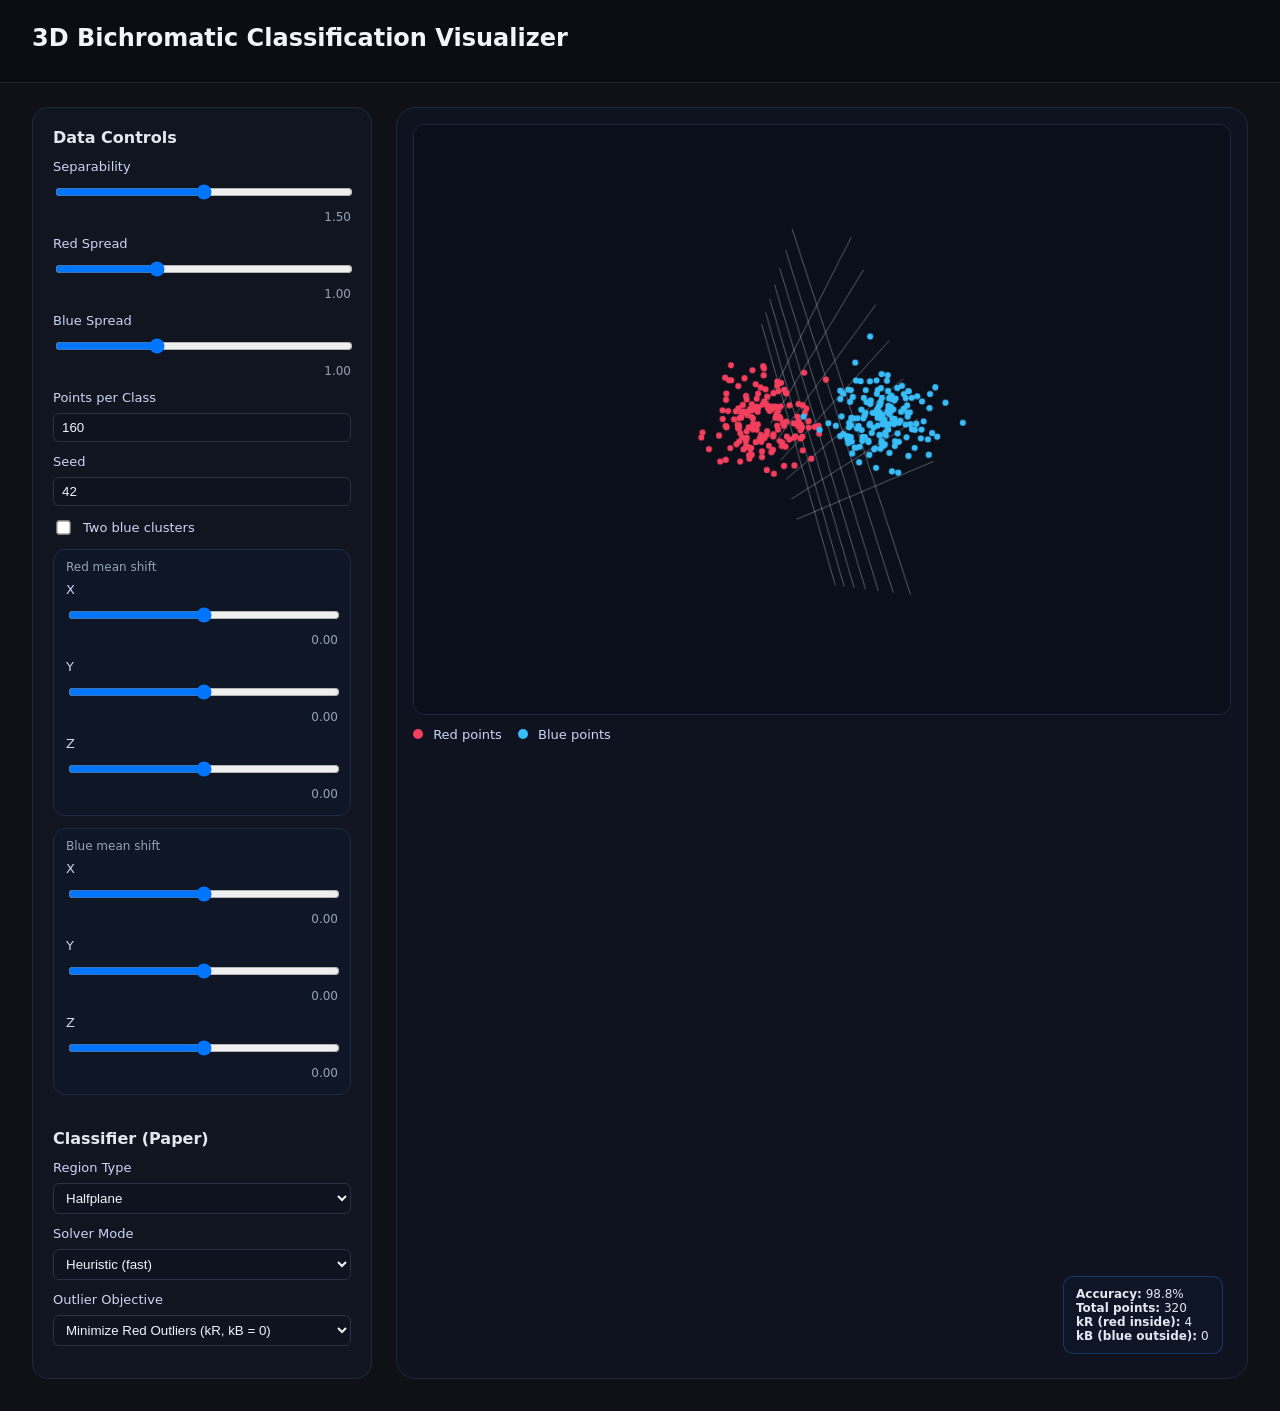
<file: index.html>
<!DOCTYPE html>
<html lang="en">
	<head>
		<meta charset="UTF-8" />
		<meta name="viewport" content="width=device-width, initial-scale=1.0" />
		<title>3D Bichromatic Classification Visualizer</title>
		<link rel="stylesheet" href="stylesheet.css" />
	</head>
	<body>
		<div class="app">
			<header class="app__header">
				<div>
					<h1>3D Bichromatic Classification Visualizer</h1>
				</div>
			</header>

			<main class="app__main">
				<aside class="panel">
					<section class="panel__section">
						<h2>Data Controls</h2>
						<label class="control">
							<span>Separability</span>
							<input id="separability" type="range" min="0" max="3" step="0.05" />
							<span id="separabilityValue" class="value">1.5</span>
						</label>
						<label class="control">
							<span>Red Spread</span>
							<input id="redSpread" type="range" min="0.4" max="2.2" step="0.05" />
							<span id="redSpreadValue" class="value">1.0</span>
						</label>
						<label class="control">
							<span>Blue Spread</span>
							<input id="blueSpread" type="range" min="0.4" max="2.2" step="0.05" />
							<span id="blueSpreadValue" class="value">1.0</span>
						</label>
						<label class="control">
							<span>Points per Class</span>
							<input id="pointsPerClass" type="number" min="30" max="400" step="10" />
						</label>
						<label class="control">
							<span>Seed</span>
							<input id="seed" type="number" min="1" max="9999" step="1" />
						</label>
						<label class="control control--checkbox">
							<input id="blueCluster" type="checkbox" />
							<span>Two blue clusters</span>
						</label>
						<label class="control" data-blue-cluster>
							<span>Cluster Offset</span>
							<input id="blueClusterOffset" type="range" min="0" max="3" step="0.05" />
							<span id="blueClusterOffsetValue" class="value">0.8</span>
						</label>
						<div class="control-group">
							<span class="control-group__title">Red mean shift</span>
							<label class="control">
								<span>X</span>
								<input id="redShiftX" type="range" min="-2" max="2" step="0.05" />
								<span id="redShiftXValue" class="value">0.00</span>
							</label>
							<label class="control">
								<span>Y</span>
								<input id="redShiftY" type="range" min="-2" max="2" step="0.05" />
								<span id="redShiftYValue" class="value">0.00</span>
							</label>
							<label class="control">
								<span>Z</span>
								<input id="redShiftZ" type="range" min="-2" max="2" step="0.05" />
								<span id="redShiftZValue" class="value">0.00</span>
							</label>
						</div>
						<div class="control-group">
							<span class="control-group__title">Blue mean shift</span>
							<label class="control">
								<span>X</span>
								<input id="blueShiftX" type="range" min="-2" max="2" step="0.05" />
								<span id="blueShiftXValue" class="value">0.00</span>
							</label>
							<label class="control">
								<span>Y</span>
								<input id="blueShiftY" type="range" min="-2" max="2" step="0.05" />
								<span id="blueShiftYValue" class="value">0.00</span>
							</label>
							<label class="control">
								<span>Z</span>
								<input id="blueShiftZ" type="range" min="-2" max="2" step="0.05" />
								<span id="blueShiftZValue" class="value">0.00</span>
							</label>
						</div>
					</section>

					<section class="panel__section">
						<h2>Classifier (Paper)</h2>
						<label class="control">
							<span>Region Type</span>
							<select id="classifierType">
								<option value="halfplane">Halfplane</option>
								<option value="slice">Slice (Parallel Planes)</option>
								<option value="wedge">Wedge</option>
								<option value="diwedge">Diwedge</option>
							</select>
						</label>
						<label class="control">
							<span>Solver Mode</span>
							<select id="solverMode">
								<option value="heuristic">Heuristic (fast)</option>
								<option value="exact">Exact</option>
							</select>
						</label>
						<label class="control">
							<span>Outlier Objective</span>
							<select id="outlierObjective">
								<option value="minRed">Minimize Red Outliers (kR, kB = 0)</option>
								<option value="minBlue">Minimize Blue Outliers (kB, kR = 0)</option>
								<option value="minTotal">Minimize Total Outliers (k)</option>
							</select>
						</label>
					</section>
				</aside>

				<section class="viz">
					<canvas id="plot" width="900" height="650"></canvas>
					<div class="viz__legend">
						<div><span class="dot dot--class0"></span> Red points</div>
						<div><span class="dot dot--class1"></span> Blue points</div>
					</div>
					<div id="metrics" class="viz__metrics"></div>
				</section>
			</main>
		</div>

		<script src="index.js"></script>
	</body>
</html>
</file>
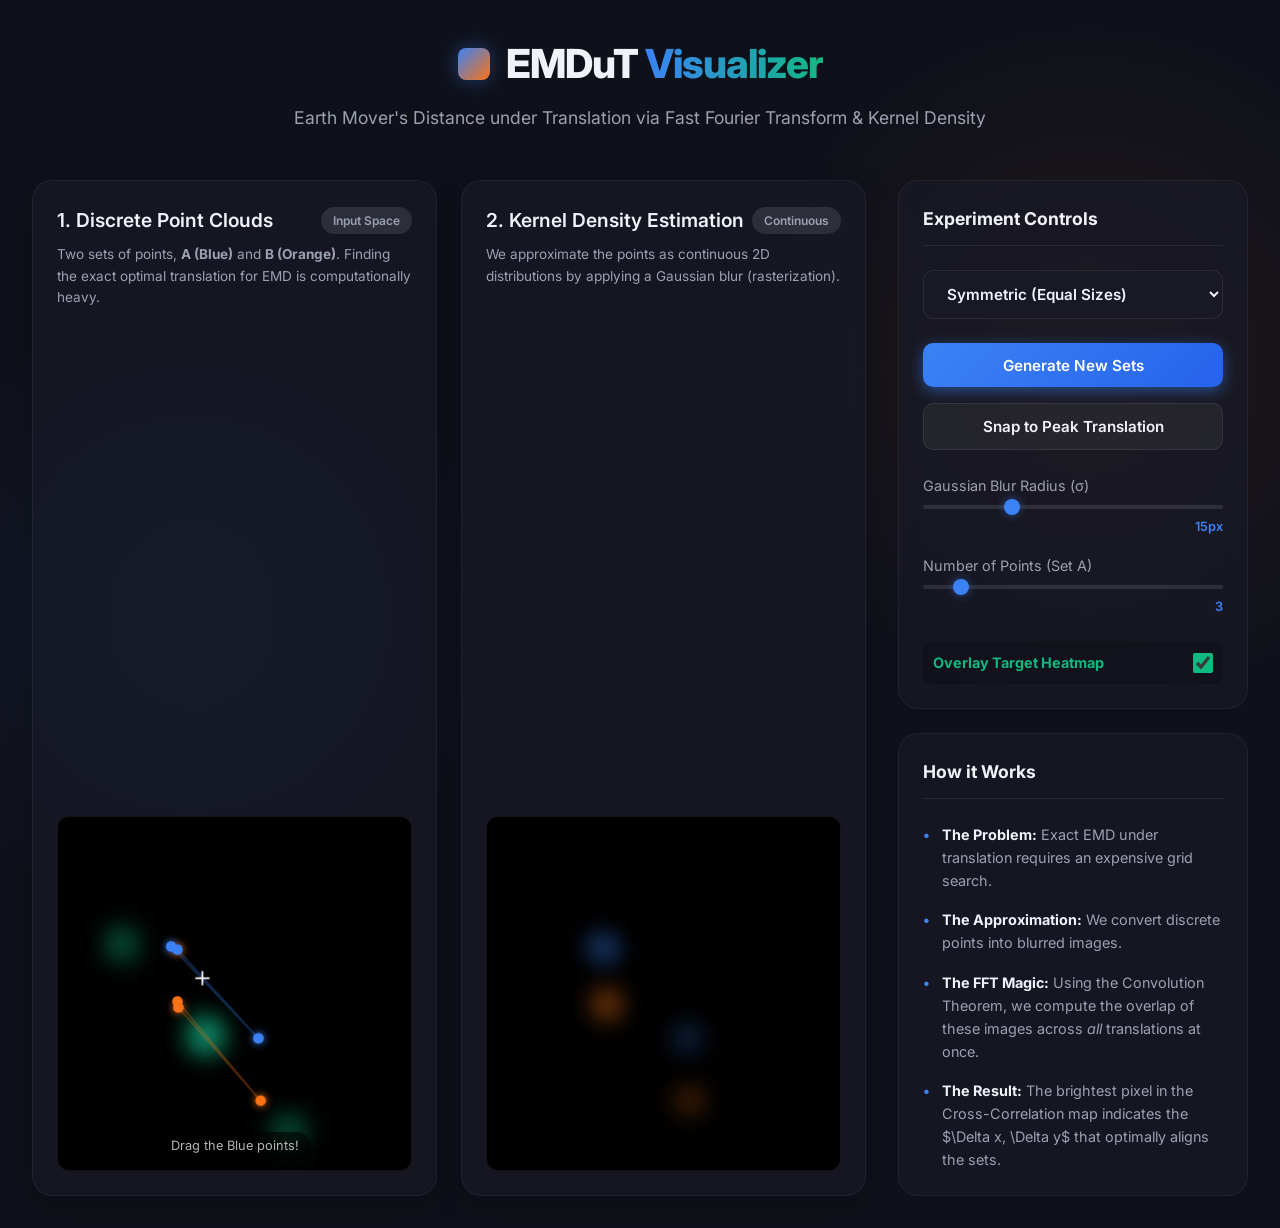
<file: emdut/index.html>
<!DOCTYPE html>
<html lang="en">
<head>
    <meta charset="UTF-8">
    <meta name="viewport" content="width=device-width, initial-scale=1.0">
    <title>EMDuT - FFT Cross-Correlation</title>
    <link href="https://fonts.googleapis.com/css2?family=Inter:wght@300;400;600;800&display=swap" rel="stylesheet">
    <link rel="stylesheet" href="style.css">
</head>
<body>
    <div class="app-container">
        <header>
            <div class="logo">
                <div class="logo-icon"></div>
                <h1>EMDuT <span>Visualizer</span></h1>
            </div>
            <p class="subtitle">Earth Mover's Distance under Translation via Fast Fourier Transform & Kernel Density</p>
        </header>

        <main class="dashboard">
            <div class="visualizers">
                <!-- Panel 1: Input Point Clouds -->
                <div class="panel">
                    <div class="panel-header">
                        <h2>1. Discrete Point Clouds</h2>
                        <span class="badge">Input Space</span>
                    </div>
                    <p class="desc">Two sets of points, <strong>A (Blue)</strong> and <strong>B (Orange)</strong>. Finding the exact optimal translation for EMD is computationally heavy.</p>
                    <div class="canvas-container">
                        <canvas id="canvas-points" width="400" height="400"></canvas>
                        <div class="overlay-text" id="pts-overlay">Drag the Blue points!</div>
                    </div>
                </div>

                <!-- Panel 2: Kernel Density Estimation -->
                <div class="panel">
                    <div class="panel-header">
                        <h2>2. Kernel Density Estimation</h2>
                        <span class="badge">Continuous</span>
                    </div>
                    <p class="desc">We approximate the points as continuous 2D distributions by applying a Gaussian blur (rasterization).</p>
                    <div class="canvas-container">
                        <canvas id="canvas-kde" width="400" height="400"></canvas>
                    </div>
                </div>


            </div>

            <aside class="controls">
                <div class="control-card">
                    <h3>Experiment Controls</h3>
                    <div class="button-group">
                        <select id="mode-select" class="btn secondary" style="width: 100%; margin-bottom: 0.5rem; background: var(--panel-bg); color: var(--text-primary); border: 1px solid var(--border-color);">
                            <option value="symmetric">Symmetric (Equal Sizes)</option>
                            <option value="asymmetric">Asymmetric (Partial Matching)</option>
                        </select>
                        <button id="btn-generate" class="btn primary">Generate New Sets</button>
                        <button id="btn-snap" class="btn secondary">Snap to Peak Translation</button>
                    </div>
                    
                    <div class="slider-group">
                        <label for="blur-radius">Gaussian Blur Radius (σ)</label>
                        <input type="range" id="blur-radius" min="5" max="40" value="15">
                        <span class="value-display" id="blur-val">15px</span>
                    </div>

                    <div class="slider-group" style="margin-top: 1rem;">
                        <label for="num-points">Number of Points (Set A)</label>
                        <input type="range" id="num-points" min="1" max="20" value="3">
                        <span class="value-display" id="num-val">3</span>
                    </div>

                    <div class="slider-group" style="flex-direction: row; align-items: center; justify-content: space-between; margin-top: 1.5rem; background: rgba(0,0,0,0.2); padding: 10px; border-radius: 8px;">
                        <label for="overlay-toggle" style="color: #10b981; font-weight: bold;">Overlay Target Heatmap</label>
                        <input type="checkbox" id="overlay-toggle" checked style="width: 20px; height: 20px; accent-color: #10b981; cursor: pointer;">
                    </div>
                </div>

                <div class="info-card">
                    <h3>How it Works</h3>
                    <ul>
                        <li><strong>The Problem:</strong> Exact EMD under translation requires an expensive grid search.</li>
                        <li><strong>The Approximation:</strong> We convert discrete points into blurred images.</li>
                        <li><strong>The FFT Magic:</strong> Using the Convolution Theorem, we compute the overlap of these images across <em>all</em> translations at once.</li>
                        <li><strong>The Result:</strong> The brightest pixel in the Cross-Correlation map indicates the $\Delta x, \Delta y$ that optimally aligns the sets.</li>
                    </ul>
                </div>
            </aside>
        </main>
    </div>
    <script src="app.js"></script>
</body>
</html>
</file>
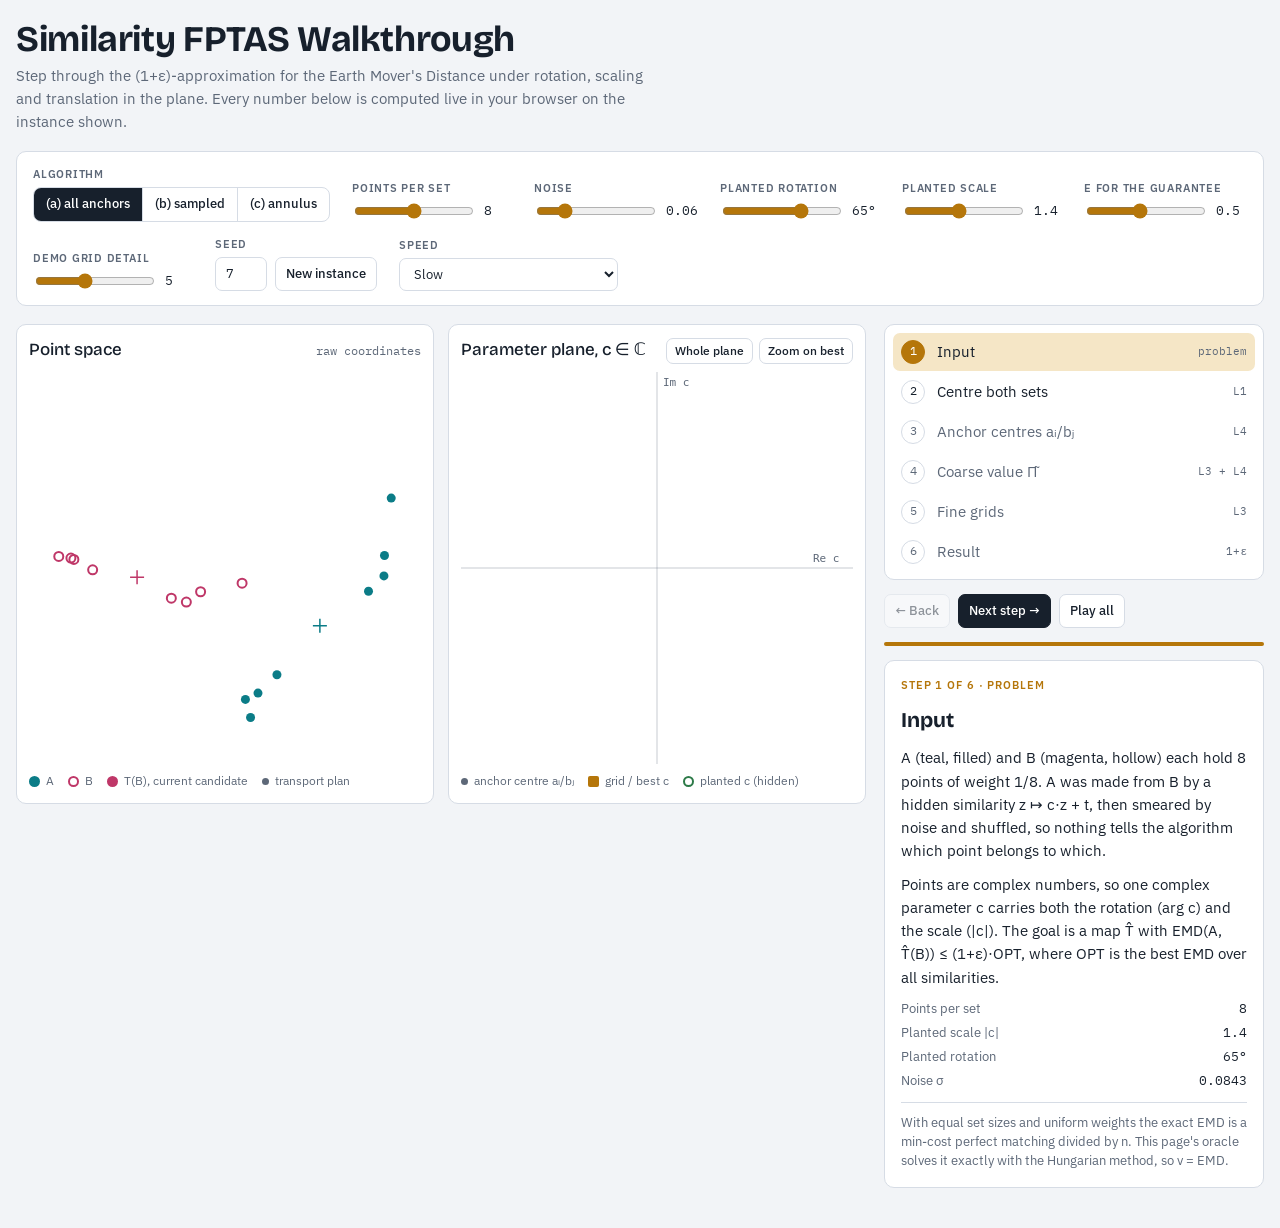
<file: emd-apprx.html>
<!doctype html>
<html lang="en">
<head>
<meta charset="utf-8">
<meta name="viewport" content="width=device-width, initial-scale=1, viewport-fit=cover">
<title>Similarity FPTAS Walkthrough</title>
<link rel="preconnect" href="https://fonts.googleapis.com">
<link rel="preconnect" href="https://fonts.gstatic.com" crossorigin>
<link href="https://fonts.googleapis.com/css2?family=Bricolage+Grotesque:opsz,wght@12..96,500;12..96,700&family=IBM+Plex+Mono:wght@400;500&family=IBM+Plex+Sans:wght@400;500;600&display=swap" rel="stylesheet">
<style>
/* Layout: control strip, then two square plots (point space | c-plane) beside a numbered step rail with the live explanation */
:root {
  --bg: #f2f4f7;
  --surface: #ffffff;
  --fg: #17202c;
  --muted: #5d6878;
  --line: #d6dce5;
  --pt-a: #0b7c87;
  --pt-b: #bf3768;
  --accent: #b5760a;
  --accent-soft: #f5e6c6;
  --ok: #2d7a48;
  --font-display: "Bricolage Grotesque", "Segoe UI", system-ui, sans-serif;
  --font-body: "IBM Plex Sans", "Segoe UI", system-ui, sans-serif;
  --font-mono: "IBM Plex Mono", ui-monospace, Consolas, monospace;
}
@media (prefers-color-scheme: dark) {
  :root:not([data-theme="light"]) {
    --bg: #0f141b; --surface: #161d27; --fg: #e3e8ef; --muted: #98a4b5; --line: #2b3543;
    --pt-a: #3fc2cb; --pt-b: #f27ca5; --accent: #f0b443; --accent-soft: #3b3019; --ok: #62c788;
    color-scheme: dark;
  }
}
:root[data-theme="dark"] {
  --bg: #0f141b; --surface: #161d27; --fg: #e3e8ef; --muted: #98a4b5; --line: #2b3543;
  --pt-a: #3fc2cb; --pt-b: #f27ca5; --accent: #f0b443; --accent-soft: #3b3019; --ok: #62c788;
  color-scheme: dark;
}
* { box-sizing: border-box; }
[hidden] { display: none !important; }
html, body { margin: 0; }
body {
  background: var(--bg); color: var(--fg);
  font-family: var(--font-body); font-size: 15px; line-height: 1.55;
  padding-inline: 16px; padding-block: 20px 40px;
}
.wrap { max-width: 1320px; margin-inline: auto; display: grid; gap: 18px; }
header { display: grid; gap: 4px; }
h1 {
  font-family: var(--font-display); font-weight: 700; font-size: clamp(26px, 3.2vw, 36px);
  letter-spacing: -0.01em; line-height: 1.1; margin: 0; text-wrap: balance;
}
.lede { margin: 0; color: var(--muted); max-width: 72ch; }
.mono, .num { font-family: var(--font-mono); font-variant-numeric: tabular-nums; }

/* Controls */
.controls {
  display: flex; flex-wrap: wrap; gap: 14px 22px; align-items: end;
  background: var(--surface); border: 1px solid var(--line); border-radius: 10px; padding: 14px 16px;
}
.ctl { display: grid; gap: 4px; min-width: 0; }
.ctl label, .ctl .lbl {
  font-size: 11px; font-weight: 600; text-transform: uppercase; letter-spacing: 0.07em; color: var(--muted);
}
.ctl .row { display: flex; align-items: center; gap: 8px; }
.ctl input[type="range"] { width: 120px; accent-color: var(--accent); }
.ctl output { font-family: var(--font-mono); font-size: 13px; min-width: 3.5ch; }
.seg { display: inline-flex; border: 1px solid var(--line); border-radius: 8px; overflow: hidden; }
.seg input { position: absolute; opacity: 0; pointer-events: none; }
.seg label {
  padding: 6px 12px; cursor: pointer; font-size: 13px; text-transform: none; letter-spacing: 0;
  font-weight: 500; color: var(--fg); border-right: 1px solid var(--line);
}
.seg label:last-of-type { border-right: 0; }
.seg input:checked + label { background: var(--fg); color: var(--surface); }
.seg input:focus-visible + label { outline: 2px solid var(--accent); outline-offset: -2px; }
select, .btn, input[type="number"] {
  font: inherit; font-size: 13px; color: var(--fg); background: var(--surface);
  border: 1px solid var(--line); border-radius: 7px; padding: 6px 10px;
}
input[type="number"] { width: 6.5ch; font-family: var(--font-mono); }
.btn { cursor: pointer; font-weight: 500; }
.btn:hover:not(:disabled) { border-color: var(--fg); }
.btn:disabled { opacity: 0.45; cursor: default; }
.btn.primary { background: var(--fg); color: var(--surface); border-color: var(--fg); }
:focus-visible { outline: 2px solid var(--accent); outline-offset: 2px; }

/* Main layout */
.layout { display: grid; grid-template-columns: minmax(0, 1fr) 380px; gap: 18px; align-items: start; }
.plots { display: grid; grid-template-columns: repeat(2, minmax(0, 1fr)); gap: 14px; }
figure { margin: 0; background: var(--surface); border: 1px solid var(--line); border-radius: 10px; padding: 12px; display: grid; gap: 8px; min-width: 0; }
.fighead { display: flex; justify-content: space-between; align-items: baseline; gap: 8px; flex-wrap: wrap; }
.fighead h2 { font-family: var(--font-display); font-weight: 500; font-size: 17px; margin: 0; }
.fighead .tools { display: flex; gap: 6px; }
.fighead .tools .btn { padding: 3px 8px; font-size: 12px; }
canvas { width: 100%; aspect-ratio: 1 / 1; display: block; border-radius: 6px; max-width: 100%; }
.legend { display: flex; flex-wrap: wrap; gap: 4px 14px; font-size: 12px; color: var(--muted); margin: 0; padding: 0; list-style: none; }
.legend li { display: inline-flex; align-items: center; gap: 6px; }
.sw { width: 11px; height: 11px; border-radius: 50%; display: inline-block; flex: none; }
.sw.a { background: var(--pt-a); }
.sw.b { border: 2px solid var(--pt-b); }
.sw.tb { background: var(--pt-b); }
.sw.acc { background: var(--accent); border-radius: 2px; }
.sw.plant { border: 2px solid var(--ok); }
.sw.cen { background: var(--muted); width: 7px; height: 7px; }

/* Side: step rail + explanation */
.side { display: grid; gap: 14px; min-width: 0; }
.rail { list-style: none; margin: 0; padding: 0; display: grid; gap: 2px; background: var(--surface); border: 1px solid var(--line); border-radius: 10px; padding: 8px; }
.rail button {
  width: 100%; display: grid; grid-template-columns: 26px 1fr auto; gap: 10px; align-items: center; text-align: left;
  font: inherit; color: var(--fg); background: transparent; border: 0; border-radius: 7px; padding: 7px 8px; cursor: pointer;
}
.rail button:disabled { cursor: default; color: var(--muted); }
.rail .no {
  width: 24px; height: 24px; border-radius: 50%; display: grid; place-items: center;
  font-family: var(--font-mono); font-size: 12px; border: 1px solid var(--line);
}
.rail .tag { font-family: var(--font-mono); font-size: 11px; color: var(--muted); }
.rail li.done .no { background: var(--line); }
.rail li.cur button { background: var(--accent-soft); }
.rail li.cur .no { background: var(--accent); color: var(--surface); border-color: var(--accent); }
.transport { display: flex; gap: 8px; flex-wrap: wrap; align-items: center; }
.progress { height: 4px; border-radius: 2px; background: var(--line); overflow: hidden; }
.progress span { display: block; height: 100%; width: 0; background: var(--accent); transition: width 0.15s linear; }
.panel { background: var(--surface); border: 1px solid var(--line); border-radius: 10px; padding: 16px; display: grid; gap: 10px; min-width: 0; }
.panel h3 { font-family: var(--font-display); font-weight: 700; font-size: 21px; margin: 0; text-wrap: balance; }
.panel .eyebrow { font-size: 11px; font-weight: 600; text-transform: uppercase; letter-spacing: 0.08em; color: var(--accent); }
.panel p { margin: 0; }
.stats { display: grid; grid-template-columns: auto 1fr; gap: 4px 14px; margin: 0; font-size: 13px; }
.stats dt { color: var(--muted); }
.stats dd { margin: 0; text-align: right; font-family: var(--font-mono); font-variant-numeric: tabular-nums; }
.panel .now { background: var(--accent-soft); border-radius: 7px; padding: 8px 10px; font-size: 13.5px; font-variant-numeric: tabular-nums; }
.note { font-size: 12.5px; color: var(--muted); border-top: 1px solid var(--line); padding-top: 10px; }
.levels { width: 100%; border-collapse: collapse; font-size: 12.5px; font-family: var(--font-mono); font-variant-numeric: tabular-nums; }
.levels th { font-family: var(--font-body); font-weight: 600; color: var(--muted); text-align: right; font-size: 11px; }
.levels td, .levels th { padding: 3px 6px; border-bottom: 1px solid var(--line); text-align: right; }
.levels td:first-child, .levels th:first-child { text-align: left; }
.levels .stop { color: var(--accent); font-weight: 500; }
.tablewrap { overflow-x: auto; }

@media (max-width: 1080px) { .layout { grid-template-columns: minmax(0, 1fr); } }
@media (max-width: 640px) {
  .plots { grid-template-columns: minmax(0, 1fr); }
  .ctl input[type="range"] { width: 100px; }
}
@media (prefers-reduced-motion: reduce) { .progress span { transition: none; } }
</style>
</head>
<body>

<div class="wrap">
  <header>
    <h1>Similarity FPTAS Walkthrough</h1>
    <p class="lede">Step through the (1+ε)-approximation for the Earth Mover's Distance under rotation, scaling and translation in the plane. Every number below is computed live in your browser on the instance shown.</p>
  </header>

  <section class="controls" aria-label="Instance and algorithm settings">
    <div class="ctl">
      <span class="lbl" id="alg-lbl">Algorithm</span>
      <div class="seg" role="radiogroup" aria-labelledby="alg-lbl">
        <input type="radio" name="alg" id="alg-a" value="a" checked><label for="alg-a">(a) all anchors</label>
        <input type="radio" name="alg" id="alg-b" value="b"><label for="alg-b">(b) sampled</label>
        <input type="radio" name="alg" id="alg-c" value="c"><label for="alg-c">(c) annulus</label>
      </div>
    </div>
    <div class="ctl"><label for="in-n">Points per set</label><div class="row"><input type="range" id="in-n" min="4" max="12" step="1" value="8"><output id="out-n">8</output></div></div>
    <div class="ctl"><label for="in-noise">Noise</label><div class="row"><input type="range" id="in-noise" min="0" max="0.3" step="0.01" value="0.06"><output id="out-noise">0.06</output></div></div>
    <div class="ctl"><label for="in-twist">Planted rotation</label><div class="row"><input type="range" id="in-twist" min="-180" max="180" step="5" value="65"><output id="out-twist">65°</output></div></div>
    <div class="ctl"><label for="in-scale">Planted scale</label><div class="row"><input type="range" id="in-scale" min="0.5" max="2.5" step="0.1" value="1.4"><output id="out-scale">1.4</output></div></div>
    <div class="ctl"><label for="in-eps">ε for the guarantee</label><div class="row"><input type="range" id="in-eps" min="0.1" max="1" step="0.05" value="0.5"><output id="out-eps">0.5</output></div></div>
    <div class="ctl"><label for="in-k">Demo grid detail</label><div class="row"><input type="range" id="in-k" min="3" max="8" step="1" value="5"><output id="out-k">5</output></div></div>
    <div class="ctl"><label for="in-seed">Seed</label><div class="row"><input type="number" id="in-seed" min="1" value="7"><button class="btn" id="btn-new" type="button">New instance</button></div></div>
    <div class="ctl"><label for="in-speed">Speed</label><select id="in-speed"><option value="step">Step (pause per centre / level)</option><option value="slow" selected>Slow</option><option value="watch">Watch</option><option value="fast">Fast</option></select></div>
  </section>

  <div class="layout">
    <div class="plots">
      <figure>
        <div class="fighead"><h2>Point space</h2><span class="mono" id="pt-caption" style="font-size:12px;color:var(--muted)"></span></div>
        <canvas id="cv-points" aria-label="Point sets A and B with the current candidate alignment"></canvas>
        <ul class="legend">
          <li><span class="sw a"></span>A</li>
          <li><span class="sw b"></span>B</li>
          <li><span class="sw tb"></span>T(B), current candidate</li>
          <li><span class="sw cen"></span>transport plan</li>
        </ul>
      </figure>
      <figure>
        <div class="fighead"><h2>Parameter plane, c ∈ ℂ</h2>
          <div class="tools"><button class="btn" type="button" id="btn-fit">Whole plane</button><button class="btn" type="button" id="btn-zoom">Zoom on best</button></div>
        </div>
        <canvas id="cv-plane" aria-label="The complex parameter c = scale times rotation, with candidate centres and grids"></canvas>
        <ul class="legend">
          <li><span class="sw cen"></span>anchor centre aᵢ/bⱼ</li>
          <li><span class="sw acc"></span>grid / best c</li>
          <li><span class="sw plant"></span>planted c (hidden)</li>
        </ul>
      </figure>
    </div>

    <aside class="side">
      <ol class="rail" id="rail"></ol>
      <div class="transport">
        <button class="btn" type="button" id="btn-prev">← Back</button>
        <button class="btn primary" type="button" id="btn-next">Next step →</button>
        <button class="btn" type="button" id="btn-play">Play all</button>
        <button class="btn" type="button" id="btn-finish" hidden>Finish step</button>
      </div>
      <div class="progress" aria-hidden="true"><span id="prog"></span></div>
      <article class="panel" id="panel" aria-live="polite"></article>
    </aside>
  </div>
</div>

<script>
"use strict";
// ─────────────────────────── settings ───────────────────────────
const ctl = { alg: "a", n: 8, noise: 0.06, twist: 65, scale: 1.4, eps: 0.5, K: 5, seed: 7, speed: "slow" };
const SAMPLES = 4;          // k = ⌈log2(1/η)⌉ with η = 1/16 for algorithm (b)
const EVAL_CAP = 1500000;   // safety budget for the demo
const STEPS = {
  a: ["input", "centre", "anchors", "coarse", "fine", "result"],
  b: ["input", "centre", "sample", "coarse", "fine", "result"],
  c: ["input", "centre", "annulus", "halving", "result"]
};
const STEP_INFO = {
  input:   { title: "Input", tag: "problem" },
  centre:  { title: "Centre both sets", tag: "L1" },
  anchors: { title: "Anchor centres aᵢ/bⱼ", tag: "L4" },
  sample:  { title: "Sample anchors", tag: "Markov" },
  coarse:  { title: "Coarse value Π̃", tag: "L3 + L4" },
  fine:    { title: "Fine grids", tag: "L3" },
  annulus: { title: "Scale annulus", tag: "L2" },
  halving: { title: "Halving search", tag: "stop rule" },
  result:  { title: "Result", tag: "1+ε" }
};
const reduceMotion = matchMedia("(prefers-reduced-motion: reduce)").matches;

// ─────────────────────────── utilities ───────────────────────────
const $ = s => document.querySelector(s);
function mulberry32(a) {
  return function () {
    a |= 0; a = a + 0x6D2B79F5 | 0;
    let t = Math.imul(a ^ a >>> 15, 1 | a);
    t = t + Math.imul(t ^ t >>> 7, 61 | t) ^ t;
    return ((t ^ t >>> 14) >>> 0) / 4294967296;
  };
}
function fmt(x, d = 3) {
  if (x === null || x === undefined || !isFinite(x)) return "—";
  if (x === 0) return "0";
  const a = Math.abs(x);
  if (a >= 1e5 || a < 1e-3) return x.toExponential(2);
  return Number(x.toPrecision(d)).toString();
}
function big(x) {
  if (!isFinite(x)) return "—";
  if (x < 1e6) return Math.round(x).toLocaleString("en-US");
  const e = Math.floor(Math.log10(x)), m = x / 10 ** e;
  return `${m.toFixed(1)} × 10<sup>${e}</sup>`;
}
const deg = (re, im) => Math.atan2(im, re) * 180 / Math.PI;
const cabs = (re, im) => Math.hypot(re, im);
function cfmt(re, im) { return `|c| ${fmt(cabs(re, im))}, ${fmt(deg(re, im), 3)}°`; }

// ─────────────────────────── exact EMD oracle (Hungarian) ───────────────────────────
// Equal sizes and uniform weights 1/n: EMD = (min-cost perfect matching) / n.
const MAXN = 13;
const COST = new Float64Array(MAXN * MAXN);
const hu = new Float64Array(MAXN), hv = new Float64Array(MAXN), minv = new Float64Array(MAXN);
const hp = new Int32Array(MAXN), way = new Int32Array(MAXN), used = new Uint8Array(MAXN);
function hungarian(n) {
  hu.fill(0); hv.fill(0); hp.fill(0); way.fill(0);
  for (let i = 1; i <= n; i++) {
    hp[0] = i; let j0 = 0;
    minv.fill(Infinity); used.fill(0);
    do {
      used[j0] = 1;
      const i0 = hp[j0]; let delta = Infinity, j1 = 0;
      for (let j = 1; j <= n; j++) {
        if (used[j]) continue;
        const cur = COST[(i0 - 1) * n + (j - 1)] - hu[i0] - hv[j];
        if (cur < minv[j]) { minv[j] = cur; way[j] = j0; }
        if (minv[j] < delta) { delta = minv[j]; j1 = j; }
      }
      for (let j = 0; j <= n; j++) {
        if (used[j]) { hu[hp[j]] += delta; hv[j] -= delta; } else minv[j] -= delta;
      }
      j0 = j1;
    } while (hp[j0] !== 0);
    do { const j1 = way[j0]; hp[j0] = hp[j1]; j0 = j1; } while (j0);
  }
  let total = 0;
  for (let j = 1; j <= n; j++) total += COST[(hp[j] - 1) * n + (j - 1)];
  return total;
}
function fillCost(R, cr, ci, tx, ty) {
  const n = R.n, A = R.A, B = R.B;
  for (let j = 0; j < n; j++) {
    const bx = cr * B[j][0] - ci * B[j][1] + tx, by = cr * B[j][1] + ci * B[j][0] + ty;
    for (let i = 0; i < n; i++) {
      const dx = A[i][0] - bx, dy = A[i][1] - by;
      COST[i * n + j] = Math.sqrt(dx * dx + dy * dy);
    }
  }
}
function evalCT(R, cr, ci, tx, ty) {        // one oracle call
  R.evals++;
  fillCost(R, cr, ci, tx, ty);
  return hungarian(R.n) / R.n;
}
function planCT(R, cr, ci, tx, ty) {        // for drawing only, not counted
  fillCost(R, cr, ci, tx, ty);
  const v = hungarian(R.n) / R.n, pairs = [];
  for (let j = 1; j <= R.n; j++) pairs.push([hp[j] - 1, j - 1]);
  return { v, pairs };
}

// ─────────────────────────── instance ───────────────────────────
function makeInstance() {
  const rnd = mulberry32(ctl.seed * 7919 + 13);
  const gauss = () => { let u = 0; while (u === 0) u = rnd(); return Math.sqrt(-2 * Math.log(u)) * Math.cos(2 * Math.PI * rnd()); };
  const n = ctl.n;
  const k = 2 + Math.floor(rnd() * 2);
  const cl = [];
  for (let q = 0; q < k; q++) cl.push({ x: (rnd() * 2 - 1) * 0.9, y: (rnd() * 2 - 1) * 0.9, sx: 0.18 + rnd() * 0.3, sy: 0.06 + rnd() * 0.12, r: rnd() * Math.PI });
  const Braw = [];
  for (let i = 0; i < n; i++) {
    const c = cl[i % k], gx = gauss() * c.sx, gy = gauss() * c.sy;
    Braw.push([c.x + gx * Math.cos(c.r) - gy * Math.sin(c.r) - 1.7, c.y + gx * Math.sin(c.r) + gy * Math.cos(c.r) - 0.5]);
  }
  const th = ctl.twist * Math.PI / 180, cr = ctl.scale * Math.cos(th), ci = ctl.scale * Math.sin(th);
  const tt = [1.0 + rnd() * 0.6, 0.9 + rnd() * 0.5];
  const mB = Braw.reduce((s, p) => [s[0] + p[0] / n, s[1] + p[1] / n], [0, 0]);
  const MBraw = Braw.reduce((s, p) => s + Math.hypot(p[0] - mB[0], p[1] - mB[1]), 0) / n;
  const sigma = ctl.noise * MBraw * ctl.scale;
  let Araw = Braw.map(p => [cr * p[0] - ci * p[1] + tt[0] + gauss() * sigma, cr * p[1] + ci * p[0] + tt[1] + gauss() * sigma]);
  for (let i = n - 1; i > 0; i--) { const j = Math.floor(rnd() * (i + 1)); [Araw[i], Araw[j]] = [Araw[j], Araw[i]]; }

  const mean = P => P.reduce((s, p) => [s[0] + p[0] / n, s[1] + p[1] / n], [0, 0]);
  const muA = mean(Araw), muB = mean(Braw);
  const A = Araw.map(p => [p[0] - muA[0], p[1] - muA[1]]);
  const B = Braw.map(p => [p[0] - muB[0], p[1] - muB[1]]);
  const MA = A.reduce((s, p) => s + Math.hypot(p[0], p[1]), 0) / n;
  const MB = B.reduce((s, p) => s + Math.hypot(p[0], p[1]), 0) / n;
  // planted map in centred coordinates: z ↦ c z + t', t' = c μB + t − μA
  const tp = [cr * muB[0] - ci * muB[1] + tt[0] - muA[0], cr * muB[1] + ci * muB[0] + tt[1] - muA[1]];

  // fixed point-space view covering raw and centred positions
  let lo = [Infinity, Infinity], hi = [-Infinity, -Infinity];
  for (const p of [...Araw, ...Braw, ...A, ...B]) { lo = [Math.min(lo[0], p[0]), Math.min(lo[1], p[1])]; hi = [Math.max(hi[0], p[0]), Math.max(hi[1], p[1])]; }
  const view = { cx: (lo[0] + hi[0]) / 2, cy: (lo[1] + hi[1]) / 2, r: 0.56 * Math.max(hi[0] - lo[0], hi[1] - lo[1]) + 0.15 };

  const R = { n, Araw, Braw, A, B, muA, muB, MA, MB, cPl: [cr, ci], tPl: tp, sigma, view, evals: 0, anim: 0 };
  R.vPl = planCT(R, cr, ci, tp[0], tp[1]).v;
  return R;
}

// ─────────────────────────── step logic ───────────────────────────
let base = null, res = null, snapshots = [], stepIdx = 0, job = null, playing = false, playTimer = null, planeZoom = false;
const keys = () => STEPS[ctl.alg];
const stepKey = () => keys()[stepIdx];

function pairsFor(R, js) {
  const out = [];
  for (const j of js) {
    const [bx, by] = R.B[j], d = bx * bx + by * by;
    if (d < 1e-18) continue;
    for (let i = 0; i < R.n; i++) {
      const [ax, ay] = R.A[i];
      out.push({ i, j, zr: (ax * bx + ay * by) / d, zi: (ay * bx - ax * by) / d });
    }
  }
  return out;
}

const ENTER = {
  input() { return null; },
  centre() {
    return (function* () {
      if (reduceMotion) { res.anim = 1; return; }
      for (let f = 1; f <= 40; f++) { res.anim = f / 40; yield; }
    })();
  },
  anchors() {
    const R = res;
    R.far = R.B.map(b => Math.hypot(b[0], b[1]) >= R.MB / 2);
    R.centres = pairsFor(R, R.B.map((_, j) => j));
    return null;
  },
  sample() {
    const R = res, rnd = mulberry32(ctl.seed * 31 + 5);
    R.far = R.B.map(b => Math.hypot(b[0], b[1]) >= R.MB / 2);
    const J = R.B.map((b, j) => j).filter(j => R.far[j]);
    const w = J.map(j => Math.hypot(R.B[j][0], R.B[j][1])), W = w.reduce((s, x) => s + x, 0);
    R.draws = [];
    for (let s = 0; s < SAMPLES; s++) {
      let u = rnd() * W, pick = J[J.length - 1];
      for (let q = 0; q < J.length; q++) { u -= w[q]; if (u <= 0) { pick = J[q]; break; } }
      R.draws.push(pick);
    }
    R.samples = [...new Set(R.draws)];
    R.centres = pairsFor(R, R.samples);
    return null;
  },
  coarse() {
    return (function* () {
      const R = res; R.coarse = []; R.coarseBest = null;
      for (const pr of R.centres) {
        const v = evalCT(R, pr.zr, pr.zi, 0, 0);
        const e = { ...pr, v }; R.coarse.push(e);
        if (!R.coarseBest || v < R.coarseBest.v) R.coarseBest = e;
        R.Pi = R.coarseBest.v;
        yield;
      }
      R.best = { cr: R.coarseBest.zr, ci: R.coarseBest.zi, tx: 0, ty: 0, v: R.coarseBest.v };
    })();
  },
  fine() {
    return (function* () {
      const R = res, lam = ctl.alg === "b" ? 6 : 4, K = ctl.K, Kt = 2;
      const Rc = lam * R.Pi / R.MB, Rt = R.Pi, hc = Rc / (K - 0.5), ht = Rt / (Kt - 0.5);
      R.fine = { lam, Rc, Rt, hc, ht, K, Kt, done: 0, total: R.coarse.length, cur: null, pts: [], visited: [] };
      R.unitTotal = (2 * K + 1) ** 2;   // c-points per centre, used for pacing
      const order = R.coarse.slice().sort((a, b) => a.v - b.v);
      for (const cen of order) {
        R.fine.cur = { zr: cen.zr, zi: cen.zi, v: cen.v, i: cen.i, j: cen.j }; R.fine.pts = [];
        R.fine.bestBefore = R.best.v;
        for (let gx = -K; gx <= K; gx++) {
          for (let gy = -K; gy <= K; gy++) {
            const cr = cen.zr + gx * hc, ci = cen.zi + gy * hc;
            let bv = Infinity;
            for (let sx = -Kt; sx <= Kt; sx++) for (let sy = -Kt; sy <= Kt; sy++) {
              const tx = sx * ht, ty = sy * ht, v = evalCT(R, cr, ci, tx, ty);
              if (v < bv) bv = v;
              if (v < R.best.v) R.best = { cr, ci, tx, ty, v };
            }
            R.fine.pts.push([cr, ci, bv]);
            yield;
          }
        }
        R.fine.visited.push([cen.zr, cen.zi]);
        R.fine.done++;
        yield "unit";   // one centre finished: Step mode pauses here
      }
      R.fine.cur = null; R.fine.pts = [];
    })();
  },
  annulus() {
    const R = res;
    R.best = { cr: 0, ci: 0, tx: 0, ty: 0, v: evalCT(R, 0, 0, 0, 0) };
    R.levels = [];
    return null;
  },
  halving() {
    return (function* () {
      const R = res, g = ctl.K / 2, Kt = 1;
      R.levels = [];
      for (let l = 0; l < 40; l++) {
        const P = R.MA / 2 ** l, h = P / (g * R.MB), ht = P / (Kt - 0.5);
        const kLo = Math.max(0, Math.floor((R.MA - 2 * P) / (h * R.MB))), kHi = Math.ceil((R.MA + 2 * P) / (h * R.MB));
        if (R.levels.length) R.levels[R.levels.length - 1].pts = null;
        let total = 0;
        for (let k = kLo; k <= kHi; k++) total += k === 0 ? 1 : Math.ceil(2 * Math.PI * k);
        const lev = { l, P, h, kLo, kHi, total, count: 0, V: null, stop: false, pts: [] };
        R.levels.push(lev);
        R.unitTotal = total;   // c-points in this level, used for pacing
        for (let k = kLo; k <= kHi; k++) {
          const r = k * h, m = k === 0 ? 1 : Math.ceil(2 * Math.PI * k);
          for (let q = 0; q < m; q++) {
            const a = 2 * Math.PI * q / m, cr = r * Math.cos(a), ci = r * Math.sin(a);
            let bv = Infinity;
            for (let sx = -Kt; sx <= Kt; sx++) for (let sy = -Kt; sy <= Kt; sy++) {
              const tx = sx * ht, ty = sy * ht, v = evalCT(R, cr, ci, tx, ty);
              lev.count++;
              if (v < bv) bv = v;
              if (v < R.best.v) R.best = { cr, ci, tx, ty, v };
            }
            lev.pts.push([cr, ci, bv]);
            if (R.evals > EVAL_CAP) { lev.capped = true; lev.V = R.best.v; return; }
            yield;
          }
        }
        lev.V = R.best.v;
        lev.stop = lev.V > P;
        yield "unit";   // one level finished (rule checked): Step mode pauses here
        if (lev.stop) break;
        if (R.evals > EVAL_CAP) { lev.capped = true; break; }
      }
    })();
  },
  result() {
    return (function* () {
      const R = res;
      // reference value: local pattern search from the output and from the planted map
      const polish = function* (start) {
        let { cr, ci, tx, ty, v } = start;
        let sc = 0.05 * R.MA / R.MB, st = 0.05 * R.MA;
        for (let it = 0; it < 400 && sc > 1e-7 * R.MA / R.MB; it++) {
          let improved = false;
          const moves = [[sc, 0, 0, 0], [-sc, 0, 0, 0], [0, sc, 0, 0], [0, -sc, 0, 0], [0, 0, st, 0], [0, 0, -st, 0], [0, 0, 0, st], [0, 0, 0, -st]];
          for (const [a, b, c, d] of moves) {
            fillCost(R, cr + a, ci + b, tx + c, ty + d);
            const w = hungarian(R.n) / R.n;
            if (w < v - 1e-15) { cr += a; ci += b; tx += c; ty += d; v = w; improved = true; }
          }
          if (!improved) { sc /= 2; st /= 2; }
          if (it % 4 === 3) yield;
        }
        return { cr, ci, tx, ty, v };
      };
      const p1 = yield* polish(R.best);
      const p2 = yield* polish({ cr: R.cPl[0], ci: R.cPl[1], tx: R.tPl[0], ty: R.tPl[1], v: R.vPl });
      R.ref = Math.min(p1.v, p2.v, R.best.v);
      R.refAt = p1.v <= p2.v ? p1 : p2;
    })();
  }
};

function resetAll() {
  stopPlay();
  job = null;
  base = makeInstance();
  snapshots = [];
  planeZoom = false;
  enterStep(0);
}
function enterStep(i) {
  job = null;
  stepIdx = i;
  if (snapshots[i]) { res = structuredClone(snapshots[i]); render(); afterStep(); return; }
  res = structuredClone(i === 0 ? base : snapshots[i - 1]);
  const gen = ENTER[keys()[i]]();
  if (gen) { job = { gen, key: keys()[i] }; pump(); }   // first chunk runs now, so the step's state exists before any render
  else { snapshots[i] = structuredClone(res); render(); afterStep(); }
}
// Pacing. Fine grids and the halving search are paced per unit (one centre, one level):
// seconds per unit for each speed. "step" animates each unit at the watch pace, then pauses.
const FRAME = 16;
const PACE = { slow: { fine: 2.5, halving: 5 }, watch: { fine: 0.5, halving: 1.5 } };
const TICKS = { slow: { centre: 1, coarse: 1 }, watch: { centre: 1, coarse: 2 } };
function tickLimit(key, mode) {
  const pk = mode === "step" ? "watch" : mode;
  const sec = (PACE[pk] || {})[key];
  if (sec && res.unitTotal) return Math.max(1, Math.ceil(res.unitTotal / (sec * 1000 / FRAME)));
  return (TICKS[pk] || {})[key] || Infinity;
}
// Timers, not requestAnimationFrame: rAF stalls in IDE previews, hidden tabs and headless browsers.
function schedule() { setTimeout(pump, ctl.speed === "fast" || (job && job.rush) ? 0 : FRAME); }
function resume() {
  if (job && job.paused) { job.paused = false; clearTimeout(playTimer); render(); schedule(); }
}
function rushStep() {
  if (!job) return;
  job.rush = true;
  if (job.paused) { job.paused = false; schedule(); }
}
function pump() {
  if (!job || job.paused) return;
  const my = job, mode = ctl.speed, t0 = performance.now();
  let ticks = 0, done = false;
  try {
    while (true) {
      const rush = mode === "fast" || my.rush;
      const r = my.gen.next();
      if (r.done) { done = true; break; }
      ticks++;
      if (r.value === "unit" && !rush) {
        if (mode === "step") my.paused = true;
        break;   // let the finished centre or level show before the next one starts
      }
      if (!rush && ticks >= tickLimit(my.key, mode)) break;
      if (performance.now() - t0 > (rush ? 35 : 10)) break;
    }
    if (job !== my) return;
    if (done) { job = null; snapshots[stepIdx] = structuredClone(res); render(); afterStep(); }
    else if (my.paused) {
      lastPanel = 0; render();
      if (playing) playTimer = setTimeout(resume, 900);
    }
    else { render(); schedule(); }
  } catch (err) {
    if (job === my) job = null;
    stopPlay(); render();
    $("#panel").insertAdjacentHTML("beforeend", `<p class="note">This step stopped with an error: ${String(err && err.message || err)}. Change a setting or click New instance to start again.</p>`);
    console.error(err);
  }
}
function afterStep() {
  updateButtons();
  if (playing) {
    if (stepIdx < keys().length - 1) playTimer = setTimeout(() => enterStep(stepIdx + 1), reduceMotion ? 300 : 1100);
    else stopPlay();
  }
}
function stopPlay() { playing = false; clearTimeout(playTimer); $("#btn-play").textContent = "Play all"; }

// ─────────────────────────── theme & drawing ───────────────────────────
const TH = {};
function hexToRgb(h) {
  h = h.trim();
  if (h[0] === "#") {
    if (h.length === 4) h = "#" + [...h.slice(1)].map(c => c + c).join("");
    return [parseInt(h.slice(1, 3), 16), parseInt(h.slice(3, 5), 16), parseInt(h.slice(5, 7), 16)];
  }
  const m = h.match(/\d+/g);
  return m ? m.slice(0, 3).map(Number) : [128, 128, 128];
}
function readTheme() {
  const cs = getComputedStyle(document.documentElement);
  for (const k of ["surface", "fg", "muted", "line", "pt-a", "pt-b", "accent", "accent-soft", "ok"]) {
    TH[k] = cs.getPropertyValue("--" + k).trim();
    TH[k + "-rgb"] = hexToRgb(TH[k]);
  }
  render();
}
const rgba = (k, a) => { const c = TH[k + "-rgb"]; return `rgba(${c[0]},${c[1]},${c[2]},${a})`; };

function sizeCanvas(cv) {
  const dpr = window.devicePixelRatio || 1, w = Math.round(cv.clientWidth * dpr);
  if (cv.width !== w || cv.height !== w) { cv.width = w; cv.height = w; }
  return dpr;
}
function view(cv, cx, cy, r) {
  const W = cv.width, s = W / (2 * r);
  return { s, X: x => W / 2 + (x - cx) * s, Y: y => W / 2 - (y - cy) * s };
}
function dot(g, x, y, r, fill, stroke, lw) {
  g.beginPath(); g.arc(x, y, r, 0, 2 * Math.PI);
  if (fill) { g.fillStyle = fill; g.fill(); }
  if (stroke) { g.strokeStyle = stroke; g.lineWidth = lw; g.stroke(); }
}
function currentCandidate() {
  const R = res, key = stepKey();
  if (key === "coarse" && R.coarseBest) return { cr: R.coarseBest.zr, ci: R.coarseBest.zi, tx: 0, ty: 0 };
  if (key === "annulus" || key === "halving" || key === "fine" || key === "result") return R.best || null;
  return null;
}

function drawPoints() {
  const cv = $("#cv-points"); if (!cv.clientWidth || !res) return;
  const dpr = sizeCanvas(cv), g = cv.getContext("2d"), R = res, key = stepKey();
  g.fillStyle = TH.surface; g.fillRect(0, 0, cv.width, cv.height);
  const V = view(cv, R.view.cx, R.view.cy, R.view.r);
  const k = key === "input" ? 0 : (key === "centre" ? R.anim : 1);
  const lerp = (p, q) => [p[0] + (q[0] - p[0]) * k, p[1] + (q[1] - p[1]) * k];
  const Ap = R.Araw.map((p, i) => lerp(p, R.A[i])), Bp = R.Braw.map((p, i) => lerp(p, R.B[i]));

  if (k > 0) {   // axes through the common centroid
    g.strokeStyle = rgba("muted", 0.35 * k); g.lineWidth = dpr;
    g.beginPath(); g.moveTo(0, V.Y(0)); g.lineTo(cv.width, V.Y(0)); g.moveTo(V.X(0), 0); g.lineTo(V.X(0), cv.height); g.stroke();
  }
  if (key === "input" || key === "centre") {   // centroids
    const mA = [R.muA[0] * (1 - k), R.muA[1] * (1 - k)], mB = [R.muB[0] * (1 - k), R.muB[1] * (1 - k)];
    for (const [m, c] of [[mA, "pt-a"], [mB, "pt-b"]]) {
      g.strokeStyle = TH[c]; g.lineWidth = 1.5 * dpr; const x = V.X(m[0]), y = V.Y(m[1]), s = 7 * dpr;
      g.beginPath(); g.moveTo(x - s, y); g.lineTo(x + s, y); g.moveTo(x, y - s); g.lineTo(x, y + s); g.stroke();
    }
  }
  if (R.far && (key === "anchors" || key === "sample")) {   // the far set J: ‖b‖ ≥ M_B/2
    g.setLineDash([5 * dpr, 5 * dpr]); g.strokeStyle = rgba("muted", 0.7); g.lineWidth = dpr;
    g.beginPath(); g.arc(V.X(0), V.Y(0), (R.MB / 2) * V.s, 0, 2 * Math.PI); g.stroke(); g.setLineDash([]);
  }

  const cand = currentCandidate();
  if (cand) {
    const plan = planCT(R, cand.cr, cand.ci, cand.tx, cand.ty);
    const TB = R.B.map(b => [cand.cr * b[0] - cand.ci * b[1] + cand.tx, cand.cr * b[1] + cand.ci * b[0] + cand.ty]);
    g.strokeStyle = rgba("muted", 0.75); g.lineWidth = 1.2 * dpr;
    g.beginPath();
    for (const [i, j] of plan.pairs) { g.moveTo(V.X(R.A[i][0]), V.Y(R.A[i][1])); g.lineTo(V.X(TB[j][0]), V.Y(TB[j][1])); }
    g.stroke();
    for (const p of Bp) dot(g, V.X(p[0]), V.Y(p[1]), 4 * dpr, null, rgba("pt-b", 0.3), 1.2 * dpr);
    for (const p of TB) dot(g, V.X(p[0]), V.Y(p[1]), 3.6 * dpr, TH["pt-b"]);
    $("#pt-caption").textContent = `EMD = ${fmt(plan.v)}`;
  } else {
    for (let j = 0; j < Bp.length; j++) {
      const p = Bp[j];
      const emph = (key === "anchors" && R.far && R.far[j]) || (key === "sample" && R.samples && R.samples.includes(j));
      if (key === "sample" && R.samples && R.samples.includes(j)) dot(g, V.X(p[0]), V.Y(p[1]), 9 * dpr, null, TH.accent, 2 * dpr);
      dot(g, V.X(p[0]), V.Y(p[1]), 4.5 * dpr, null, emph || !R.far ? TH["pt-b"] : rgba("pt-b", 0.45), 2 * dpr);
    }
    $("#pt-caption").textContent = key === "input" ? "raw coordinates" : "centred";
  }
  for (const p of Ap) dot(g, V.X(p[0]), V.Y(p[1]), 4.5 * dpr, TH["pt-a"]);
}

function planeView() {
  const R = res, base = 1.45 * R.MA / R.MB;
  if (planeZoom && R.best) {
    const E = R.Pi || R.best.v;
    return { cx: R.best.cr, cy: R.best.ci, r: Math.max(5 * E / R.MB, 0.06 * R.MA / R.MB) };
  }
  return { cx: 0, cy: 0, r: Math.max(base, cabs(R.cPl[0], R.cPl[1]) * 1.15) };
}
function heat(v, lo, hi) {
  const L = x => Math.log(x + 1e-12);
  let t = hi > lo ? (L(v) - L(lo)) / (L(hi) - L(lo)) : 0;
  t = t >= 0 ? Math.min(1, t) : 0;
  return rgba("accent", 0.95 - 0.8 * t);
}
function drawPlane() {
  const cv = $("#cv-plane"); if (!cv.clientWidth || !res) return;
  const dpr = sizeCanvas(cv), g = cv.getContext("2d"), R = res, key = stepKey(), ks = keys(), si = stepIdx;
  g.fillStyle = TH.surface; g.fillRect(0, 0, cv.width, cv.height);
  const pv = planeView(), V = view(cv, pv.cx, pv.cy, pv.r);
  const W = cv.width;
  // axes
  g.strokeStyle = rgba("muted", 0.35); g.lineWidth = dpr;
  g.beginPath(); g.moveTo(0, V.Y(0)); g.lineTo(W, V.Y(0)); g.moveTo(V.X(0), 0); g.lineTo(V.X(0), W); g.stroke();
  g.fillStyle = TH.muted; g.font = `${11 * dpr}px "IBM Plex Mono", monospace`;
  g.fillText("Re c", W - 40 * dpr, V.Y(0) - 6 * dpr); g.fillText("Im c", V.X(0) + 6 * dpr, 14 * dpr);

  if (si >= 1) {   // |c| = M_A / M_B, where the scale lemma centres every good c
    g.setLineDash([4 * dpr, 5 * dpr]); g.strokeStyle = rgba("muted", 0.6);
    g.beginPath(); g.arc(V.X(0), V.Y(0), (R.MA / R.MB) * V.s, 0, 2 * Math.PI); g.stroke(); g.setLineDash([]);
  }
  // annulus band
  let band = null;
  if (key === "annulus") band = R.MA;
  if (key === "halving" && R.levels && R.levels.length) band = R.levels[R.levels.length - 1].P;
  if ((key === "coarse" || key === "fine") && R.Pi) band = R.Pi;
  if (key === "result" && ctl.alg !== "c" && R.Pi) band = R.Pi;
  if (band !== null) {
    const r0 = Math.max(0, (R.MA - 2 * band) / R.MB), r1 = (R.MA + 2 * band) / R.MB;
    g.fillStyle = rgba("accent", 0.1);
    g.beginPath(); g.arc(V.X(0), V.Y(0), r1 * V.s, 0, 2 * Math.PI); g.arc(V.X(0), V.Y(0), r0 * V.s, 0, 2 * Math.PI, true); g.fill("evenodd");
  }
  // anchor centres
  const showCentres = ctl.alg !== "c" && si >= ks.indexOf(ctl.alg === "b" ? "sample" : "anchors") && R.centres;
  if (showCentres) {
    if (R.coarse && R.coarse.length) {
      const vs = R.coarse.map(e => e.v), lo = Math.min(...vs), hi = Math.max(...vs);
      for (const e of R.centres) dot(g, V.X(e.zr), V.Y(e.zi), 2.6 * dpr, rgba("muted", 0.35));
      for (const e of R.coarse) dot(g, V.X(e.zr), V.Y(e.zi), 3.2 * dpr, heat(e.v, lo, hi));
    } else {
      for (const e of R.centres) dot(g, V.X(e.zr), V.Y(e.zi), 2.8 * dpr, rgba("fg", 0.55));
    }
  }
  // fine search
  if (R.fine && (key === "fine")) {
    for (const [x, y] of R.fine.visited) dot(g, V.X(x), V.Y(y), 5 * dpr, null, rgba("accent", 0.5), dpr);
    if (R.fine.cur) {
      const c = R.fine.cur;
      g.strokeStyle = TH.accent; g.lineWidth = 1.5 * dpr;
      g.beginPath(); g.arc(V.X(c.zr), V.Y(c.zi), R.fine.Rc * V.s, 0, 2 * Math.PI); g.stroke();
      const vals = R.fine.pts.map(p => p[2]);
      const lo = R.best.v, hi = Math.max(lo * 1.0001, ...vals);
      for (const [x, y, v] of R.fine.pts) dot(g, V.X(x), V.Y(y), 1.8 * dpr, heat(v, lo, hi));
    }
  }
  if (key === "halving" && R.levels && R.levels.length) {
    const lev = R.levels[R.levels.length - 1];
    if (lev.pts && lev.pts.length) {
      const lo = R.best.v, hi = Math.max(lo * 1.0001, ...lev.pts.map(p => p[2]));
      const r = Math.max(1, Math.min(2.2, 900 / lev.pts.length)) * dpr;
      for (const [x, y, v] of lev.pts) dot(g, V.X(x), V.Y(y), r, heat(v, lo, hi));
    }
  }
  // planted c (hidden from the algorithm)
  if (si >= 1) dot(g, V.X(R.cPl[0]), V.Y(R.cPl[1]), 8 * dpr, null, TH.ok, 2 * dpr);
  // best c so far
  const cand = currentCandidate();
  if (cand && !(key === "annulus")) {
    const x = V.X(cand.cr), y = V.Y(cand.ci), s = 7 * dpr;
    g.strokeStyle = TH.fg; g.lineWidth = 2.2 * dpr;
    g.beginPath(); g.moveTo(x - s, y - s); g.lineTo(x + s, y + s); g.moveTo(x - s, y + s); g.lineTo(x + s, y - s); g.stroke();
    g.strokeStyle = TH.accent; g.lineWidth = 1.2 * dpr; g.stroke();
  }
  if (key === "annulus") dot(g, V.X(0), V.Y(0), 5 * dpr, TH.accent);
}

// ─────────────────────────── explanation panel ───────────────────────────
function theoryCalls() {
  const e = ctl.eps, n = res.n, m = res.n;
  if (ctl.alg === "a") { const Kc = Math.ceil(192 / e) + 2, Kt = Math.ceil(48 / e) + 2; return n * m + n * m * (2 * Kc + 1) ** 2 * (2 * Kt + 1) ** 2; }
  if (ctl.alg === "b") { const Kc = Math.ceil(384 / e) + 2, Kt = Math.ceil(64 / e) + 2; return n * SAMPLES * (1 + (2 * Kc + 1) ** 2 * (2 * Kt + 1) ** 2); }
  if (!res.ref) return NaN;
  return 1 + 6.76e7 * (res.MA / res.ref) / e ** 4;
}
function stats(rows) { return `<dl class="stats">${rows.map(([k, v]) => `<dt>${k}</dt><dd>${v}</dd>`).join("")}</dl>`; }
function panelHTML() {
  const R = res, key = stepKey(), info = STEP_INFO[key], n = R.n, e = ctl.eps, alg = ctl.alg;
  const head = `<span class="eyebrow">Step ${stepIdx + 1} of ${keys().length} · ${info.tag}</span><h3>${info.title}</h3>`;
  let body = "", rows = [], note = "";
  switch (key) {
    case "input":
      body = `<p>A (teal, filled) and B (magenta, hollow) each hold ${n} points of weight 1/${n}. A was made from B by a hidden similarity z ↦ c·z + t, then smeared by noise and shuffled, so nothing tells the algorithm which point belongs to which.</p>
        <p>Points are complex numbers, so one complex parameter c carries both the rotation (arg c) and the scale (|c|). The goal is a map T̂ with EMD(A, T̂(B)) ≤ (1+ε)·OPT, where OPT is the best EMD over all similarities.</p>`;
      rows = [["Points per set", n], ["Planted scale |c|", fmt(ctl.scale)], ["Planted rotation", `${ctl.twist}°`], ["Noise σ", fmt(R.sigma)]];
      note = `With equal set sizes and uniform weights the exact EMD is a min-cost perfect matching divided by n. This page's oracle solves it exactly with the Hungarian method, so v = EMD.`;
      break;
    case "centre":
      body = `<p>Translate both sets so their centroids sit at the origin. Translations belong to the group, so nothing is lost. After centring, any similarity of cost E has a short translation: ‖t‖ ≤ E (L1, the centroid bound).</p>
        <p>Two numbers drive everything that follows: the first moments M_A = Σαᵢ‖aᵢ‖ and M_B = Σβⱼ‖bⱼ‖.</p>`;
      rows = [["Centroid of A", `(${fmt(R.muA[0])}, ${fmt(R.muA[1])})`], ["Centroid of B", `(${fmt(R.muB[0])}, ${fmt(R.muB[1])})`], ["M_A", fmt(R.MA)], ["M_B", fmt(R.MB)], ["M_A / M_B", fmt(R.MA / R.MB)]];
      break;
    case "anchors":
      body = `<p>Lemma L4: for any similarity of cost E, some pair (i, j) with ‖bⱼ‖ ≥ M_B/2 satisfies ‖c − aᵢ/bⱼ‖ ≤ 4E/M_B. So the ratios aᵢ/bⱼ are candidate centres for c.</p>
        <p>The right panel is the c-plane. Each grey dot is one ratio aᵢ/bⱼ. The dashed circle has radius M_A/M_B, the scale that the first moments suggest. The green ring is the planted c, which the algorithm never sees. On the left, the dashed circle of radius M_B/2 marks the far points that L4 relies on.</p>`;
      rows = [["Centres aᵢ/bⱼ", R.centres.length], ["Far points |J|", R.far.filter(Boolean).length], ["Oracle calls so far", R.evals]];
      break;
    case "sample":
      body = `<p>Instead of all m points of B, draw k = ${SAMPLES} anchors (η = 1/16) from the far set J = {‖bⱼ‖ ≥ M_B/2}, each with probability ∝ βⱼ‖bⱼ‖. Ringed points on the left were drawn.</p>
        <p>By Markov's inequality each draw is good with probability at least ½, and a good j has a receiver aᵢ with ‖c − aᵢ/bⱼ‖ ≤ 6E/M_B. All k draws fail with probability at most 2⁻ᵏ. Only the n·k centres aᵢ/bⱼ for sampled j go forward.</p>`;
      rows = [["Draws", R.draws.map(j => "b" + (j + 1)).join(", ")], ["Distinct anchors", R.samples.length], ["Centres kept", R.centres.length], ["Failure bound", `2⁻${SAMPLES} = ${fmt(2 ** -SAMPLES)}`]];
      break;
    case "coarse": {
      const lam = alg === "b" ? 6 : 4;
      body = `<p>Evaluate every centre with t = 0. The pair from L4 costs at most E + ${lam}E + E = ${lam + 2}E by the Lipschitz bound L3, so Π̃ = min v(aᵢ/bⱼ, 0) is a ${lam + 2}(1+ε/3)-approximation of OPT.</p>
        <p>Darker dots are cheaper. Π̃ sets the size of every window in the next step. The shaded band is the scale annulus |‖c‖·M_B − M_A| ≤ 2Π̃ (L2): any c that beats Π̃ lies inside it. The left panel shows the cheapest coarse alignment and its transport plan.</p>`;
      rows = [["Centres evaluated", `${(R.coarse || []).length} / ${R.centres.length}`], ["Π̃ (best coarse value)", fmt(R.Pi)], ["Best centre", R.coarseBest ? cfmt(R.coarseBest.zr, R.coarseBest.zi) : "—"], ["Oracle calls so far", R.evals]];
      break;
    }
    case "fine": {
      if (!R.fine) { body = `<p>Laying out the grids…</p>`; break; }
      const F = R.fine, lam = F.lam, C = (2 + lam) * (1 + e / 3);
      const hcTheory = (e / 3) * R.Pi / (2 * C * R.MB), htTheory = (e / 3) * R.Pi / (2 * C);
      body = `<p>Around each centre, a square grid for c covers the disk of radius ${lam}Π̃/M_B (orange circle), and a square grid for t covers ‖t‖ ≤ Π̃. Every pair (c, t) is one oracle call.</p>
        <p>If Π̃ > OPT, the optimal c lies in one of these disks and the optimal t in the t-disk. The nearest grid point then loses at most (ε/3)·OPT by L3, and the oracle another factor (1+ε/3). Centres are visited cheapest first; the cross marks the best candidate so far.</p>`;
      let now = "";
      if (F.cur) {
        const paused = !!(job && job.paused), k = paused ? F.done : F.done + 1, name = `a${F.cur.i + 1}/b${F.cur.j + 1}`;
        const gained = R.best.v < F.bestBefore - 1e-12;
        now = paused
          ? `Centre ${k} of ${F.total} done (${name}, coarse value ${fmt(F.cur.v)}). ${gained ? `It lowered the best value from ${fmt(F.bestBefore)} to ${fmt(R.best.v)}.` : `No improvement: the best value stays ${fmt(R.best.v)}.`}`
          : `Searching centre ${k} of ${F.total} (${name}, coarse value ${fmt(F.cur.v)}): ${F.pts.length} of ${(2 * F.K + 1) ** 2} grid points done.`;
      } else if (F.done === F.total) now = `All ${F.total} centres searched.`;
      if (now) body = `<p class="now">${now}</p>` + body;
      rows = [["Centres searched", `${F.done} / ${F.total}`], ["Best value so far", fmt(R.best.v)], ["Best c", cfmt(R.best.cr, R.best.ci)], ["c-grid per centre", `${(2 * F.K + 1) ** 2} points`], ["t-grid", `${(2 * F.Kt + 1) ** 2} points`], ["Oracle calls so far", R.evals.toLocaleString("en-US")]];
      note = `Demo resolution: c-spacing ${fmt(F.hc)} and t-spacing ${fmt(F.ht)}. The guarantee for ε = ${e} needs ${fmt(hcTheory)} and ${fmt(htTheory)}, a grid of about (2·${Math.ceil((lam === 6 ? 384 : 192) / e) + 2}+1)² points per centre. The windows are exact; only the spacing is coarser.`;
      break;
    }
    case "annulus":
      body = `<p>Lemma L2: any similarity of cost E has |‖c‖·M_B − M_A| ≤ 2E. So a good c lies on an annulus of radius M_A/M_B and width 4E/M_B. No anchor centres are needed.</p>
        <p>The search starts from the trivial candidate (c, t) = (0, 0), which maps all of B to the origin and costs at most M_A, and from the cost guess P₀ = M_A ≥ OPT. Its annulus, shaded, is still a full disk.</p>`;
      rows = [["v(0, 0)", fmt(R.best.v)], ["M_A (first guess P₀)", fmt(R.MA)], ["ρ = M_A/OPT", "found at the end"]];
      break;
    case "halving": {
      const L = R.levels || [];
      body = `<p>At level ℓ, set P = M_A/2^ℓ. Cover the annulus |‖c‖·M_B − M_A| ≤ 2P with a polar grid whose spacing shrinks with P, and t with a grid of radius P. Keep the best value V over everything seen. Stop as soon as V > P.</p>
        <p>When the rule fires, some level already visited had E ≤ P ≤ 2E, and that level holds a (1+ε)-good candidate. Each level has twice as many grid points as the one before, so the total is dominated by the last level: O(ρ/ε⁴) calls with ρ = M_A/OPT, independent of n and m.</p>`;
      const lev = L[L.length - 1];
      if (lev) {
        const now = lev.V === null
          ? `Level ℓ = ${lev.l}, P = ${fmt(lev.P)}: ${(lev.pts ? lev.pts.length : 0).toLocaleString("en-US")} of ${lev.total.toLocaleString("en-US")} c-points evaluated, 9 t-values each.`
          : `Level ℓ = ${lev.l} done: V = ${fmt(lev.V)} ${lev.stop ? ">" : "≤"} P = ${fmt(lev.P)}, so ${lev.stop ? "the rule fires and the search stops." : lev.capped ? "the demo budget is used up." : "halve P and continue."}`;
        body = `<p class="now">${now}</p>` + body;
      }
      const rowsH = L.map(lv => `<tr><td>${lv.l}</td><td>${fmt(lv.P)}</td><td>${lv.count.toLocaleString("en-US")}</td><td>${lv.V === null ? "…" : fmt(lv.V)}</td><td class="${lv.stop ? "stop" : ""}">${lv.V === null ? "running" : lv.stop ? "V > P: stop" : lv.capped ? "budget" : "continue"}</td></tr>`).join("");
      body += `<div class="tablewrap"><table class="levels"><thead><tr><th>ℓ</th><th>P</th><th>calls</th><th>V</th><th>rule</th></tr></thead><tbody>${rowsH}</tbody></table></div>`;
      rows = [["Best c", cfmt(R.best.cr, R.best.ci)], ["Oracle calls so far", R.evals.toLocaleString("en-US")]];
      note = `Demo resolution: radial spacing P/(${fmt(ctl.K / 2)}·M_B) and a 3×3 t-grid. The guarantee uses spacing εP/(12·M_B).`;
      break;
    }
    case "result": {
      const ratio = R.ref ? R.best.v / R.ref : NaN;
      body = `<p>Return the cheapest candidate seen. At the theoretical resolution the output is guaranteed to be within a factor (1+ε) of OPT. To check this demo's coarser run, the reference value comes from a local search started at the output and at the planted map; it is an upper bound on OPT.</p>`;
      rows = [["Output value V", fmt(R.best.v)], ["Output c", cfmt(R.best.cr, R.best.ci)], ["Output t", `(${fmt(R.best.tx)}, ${fmt(R.best.ty)})`], ["Reference value", R.ref ? fmt(R.ref) : "computing…"], ["V / reference", R.ref ? fmt(ratio, 4) : "…"], ["Planted c", cfmt(R.cPl[0], R.cPl[1])], ["Oracle calls (this demo)", R.evals.toLocaleString("en-US")], [`Oracle calls (theory, ε = ${e})`, big(theoryCalls())]];
      if (alg === "c" && R.ref) rows.splice(5, 0, ["ρ = M_A / reference", fmt(R.MA / R.ref)]);
      note = alg === "a" ? `Theory count for (a): nm + nm·(2K_c+1)²(2K_t+1)² with K_c ≤ 192/ε + 2 and K_t ≤ 48/ε + 2, as verified in Lean (card_cand, K_bounds).`
           : alg === "b" ? `Theory count for (b): n·k·(1 + (2K_c′+1)²(2K_t′+1)²) with K_c′ ≤ 384/ε + 2 and K_t′ ≤ 64/ε + 2 (card_sampled, Kg6_bounds). Correct with probability at least 1 − 2⁻ᵏ.`
           : `Theory count for (c): at most 1 + 6.76·10⁷·ρ/ε⁴ (annulus_total). Run it alongside (a) or (b) to get min(nm, ρ)/ε⁴.`;
      break;
    }
  }
  return `${head}${body}${stats(rows)}${note ? `<p class="note">${note}</p>` : ""}`;
}
function progressFrac() {
  const R = res, key = stepKey();
  if (!job) return 1;
  if (key === "centre") return R.anim;
  if (key === "coarse") return R.coarse ? R.coarse.length / R.centres.length : 0;
  if (key === "fine") {
    if (!R.fine) return 0;
    const inUnit = R.fine.cur && !job.paused ? R.fine.pts.length / (2 * R.fine.K + 1) ** 2 : 0;
    return Math.min(1, (R.fine.done + inUnit) / R.fine.total);
  }
  if (key === "halving") {   // progress through the current level
    const L = R.levels || [], lev = L[L.length - 1];
    return lev ? (lev.V !== null ? 1 : (lev.pts ? lev.pts.length : 0) / lev.total) : 0;
  }
  return 0.5;
}

// ─────────────────────────── render & UI ───────────────────────────
function renderRail() {
  const ks = keys();
  $("#rail").innerHTML = ks.map((k, i) => {
    const cls = i === stepIdx ? "cur" : (snapshots[i] ? "done" : "");
    const can = (snapshots[i] || i === stepIdx || (snapshots[i - 1] && !job)) ? "" : "disabled";
    return `<li class="${cls}"><button type="button" data-step="${i}" ${can} ${i === stepIdx ? 'aria-current="step"' : ""}><span class="no">${i + 1}</span><span>${STEP_INFO[k].title}</span><span class="tag">${STEP_INFO[k].tag}</span></button></li>`;
  }).join("");
}
function updateButtons() {
  const paused = !!(job && job.paused), last = stepIdx >= keys().length - 1, nx = $("#btn-next");
  $("#btn-prev").disabled = stepIdx === 0 || (!!job && !paused);
  if (paused) { nx.disabled = false; nx.textContent = job.key === "halving" ? "Next level →" : "Next centre →"; }
  else if (job) { nx.disabled = true; nx.textContent = "Running…"; }
  else { nx.disabled = last; nx.textContent = last ? "Done" : "Next step →"; }
  const fin = $("#btn-finish");
  fin.hidden = !job;
  fin.disabled = !!(job && job.rush);
}
let lastPanel = 0;
function render() {
  if (!res || !TH.surface) return;
  drawPoints(); drawPlane();
  const now = performance.now();
  if (!job || now - lastPanel > 120) {
    try { $("#panel").innerHTML = panelHTML(); } catch (err) { console.error(err); }   // a panel glitch must never stall the run
    lastPanel = now; renderRail();
  }
  $("#prog").style.width = (progressFrac() * 100).toFixed(1) + "%";
  updateButtons();
}

$("#rail").addEventListener("click", ev => {
  const b = ev.target.closest("button[data-step]"); if (!b || b.disabled || (job && !job.paused)) return;
  stopPlay(); enterStep(Number(b.dataset.step));
});
$("#btn-next").addEventListener("click", () => {
  if (job && job.paused) resume();
  else if (!job && stepIdx < keys().length - 1) enterStep(stepIdx + 1);
});
$("#btn-prev").addEventListener("click", () => { if ((!job || job.paused) && stepIdx > 0) { stopPlay(); enterStep(stepIdx - 1); } });
$("#btn-finish").addEventListener("click", () => rushStep());
$("#btn-play").addEventListener("click", () => {
  if (playing) { stopPlay(); return; }
  playing = true; $("#btn-play").textContent = "Pause";
  if (job && job.paused) resume();
  else if (!job) { if (stepIdx < keys().length - 1) enterStep(stepIdx + 1); else { enterStep(0); } }
});
$("#btn-fit").addEventListener("click", () => { planeZoom = false; render(); });
$("#btn-zoom").addEventListener("click", () => { planeZoom = true; render(); });
document.addEventListener("keydown", ev => {
  if (ev.target.closest("input, select")) return;
  if (ev.key === "ArrowRight") $("#btn-next").click();
  if (ev.key === "ArrowLeft") $("#btn-prev").click();
});

const bind = (id, key, outFmt, reset = true) => {
  const el = $(id), out = $(id.replace("in-", "out-"));
  el.addEventListener("input", () => {
    ctl[key] = Number(el.value);
    if (out) out.textContent = outFmt(ctl[key]);
    if (reset) resetAll(); else render();
  });
};
bind("#in-n", "n", v => v);
bind("#in-noise", "noise", v => v.toFixed(2));
bind("#in-twist", "twist", v => v + "°");
bind("#in-scale", "scale", v => v.toFixed(1));
bind("#in-eps", "eps", v => v.toFixed(2), false);
bind("#in-k", "K", v => v);
$("#in-seed").addEventListener("change", () => { const s = parseInt($("#in-seed").value, 10); if (s > 0) { ctl.seed = s; resetAll(); } });
$("#btn-new").addEventListener("click", () => { ctl.seed = ctl.seed + 1; $("#in-seed").value = ctl.seed; resetAll(); });
$("#in-speed").addEventListener("change", () => {
  ctl.speed = $("#in-speed").value;
  if (job && job.paused && ctl.speed !== "step") resume();
  render();
});
document.querySelectorAll('input[name="alg"]').forEach(r => r.addEventListener("change", () => { ctl.alg = r.value; resetAll(); }));

matchMedia("(prefers-color-scheme: dark)").addEventListener("change", readTheme);
new MutationObserver(readTheme).observe(document.documentElement, { attributes: true, attributeFilter: ["data-theme"] });
new ResizeObserver(() => render()).observe($("#cv-points"));

base = makeInstance();
readTheme();
resetAll();
</script>
</body>
</html>
</file>
<file: stylesheet.css>
* {
	box-sizing: border-box;
}

body {
	margin: 0;
	font-family: "Segoe UI", system-ui, -apple-system, sans-serif;
	background: #0f1117;
	color: #f1f5f9;
}

.app {
	min-height: 100vh;
	display: flex;
	flex-direction: column;
}

.app__header {
	padding: 24px 32px;
	display: flex;
	justify-content: space-between;
	align-items: center;
	border-bottom: 1px solid #1f2430;
	background: #0b0d12;
}

.app__header h1 {
	margin: 0 0 6px;
	font-size: 24px;
}

.app__actions {
	display: flex;
	gap: 12px;
}

.btn {
	border: 1px solid #2a3243;
	background: #151a24;
	color: #e2e8f0;
	padding: 10px 16px;
	border-radius: 8px;
	cursor: pointer;
	transition: all 0.2s ease;
}

.btn:hover {
	border-color: #3b82f6;
	color: #ffffff;
}

.btn:active {
	transform: scale(0.98);
}

.btn--primary {
	background: linear-gradient(135deg, #2563eb, #4f46e5);
	border: none;
	color: #ffffff;
}

.app__main {
	display: grid;
	grid-template-columns: 340px 1fr;
	gap: 24px;
	padding: 24px 32px 32px;
}

.panel {
	background: #11151f;
	border: 1px solid #1e293b;
	border-radius: 16px;
	padding: 20px;
	display: flex;
	flex-direction: column;
	gap: 22px;
	height: fit-content;
}

.panel__section h2 {
	margin: 0 0 12px;
	font-size: 16px;
	color: #e2e8f0;
}

.panel__hint {
	margin: 0;
	color: #94a3b8;
	font-size: 13px;
}

.control {
	display: grid;
	grid-template-columns: 1fr auto;
	gap: 8px 12px;
	align-items: center;
	margin-bottom: 12px;
}

.control span {
	font-size: 13px;
	color: #cbd5f5;
}

.control input[type="range"] {
	width: 100%;
	grid-column: 1 / -1;
}

.control input[type="number"],
.control select {
	width: 100%;
	padding: 6px 8px;
	border-radius: 6px;
	border: 1px solid #2a3243;
	background: #0f1320;
	color: #f1f5f9;
	grid-column: 1 / -1;
}

.control .value {
	grid-column: 2;
	font-size: 12px;
	color: #94a3b8;
}

.control--checkbox {
	display: flex;
	align-items: center;
	gap: 10px;
}

.control-group {
	border: 1px solid #1f2a44;
	border-radius: 12px;
	padding: 10px 12px 2px;
	margin-bottom: 12px;
	background: #0f1626;
}

.control-group__title {
	display: block;
	font-size: 12px;
	color: #94a3b8;
	margin-bottom: 8px;
}

.control-grid {
	display: grid;
	grid-template-columns: repeat(3, 1fr);
	gap: 8px;
	margin-bottom: 8px;
}

.control-grid label {
	display: flex;
	flex-direction: column;
	gap: 6px;
	font-size: 12px;
	color: #cbd5f5;
}

.control-grid input {
	padding: 6px 8px;
	border-radius: 6px;
	border: 1px solid #2a3243;
	background: #0f1320;
	color: #f1f5f9;
}

.control--checkbox input {
	transform: scale(1.1);
}

.viz {
	position: relative;
	background: #0f1320;
	border-radius: 20px;
	border: 1px solid #1e293b;
	padding: 16px;
	display: flex;
	flex-direction: column;
	gap: 12px;
}

#plot {
	width: 100%;
	height: auto;
	border-radius: 12px;
	border: 1px solid #1f2a44;
	background: #0a0f1a;
}

.viz__legend {
	display: flex;
	gap: 16px;
	font-size: 13px;
	color: #cbd5f5;
}

.viz__legend .dot {
	width: 10px;
	height: 10px;
	border-radius: 50%;
	display: inline-block;
	margin-right: 6px;
}

.dot--class0 {
	background: #f43f5e;
}

.dot--class1 {
	background: #38bdf8;
}


.viz__metrics {
	position: absolute;
	right: 24px;
	bottom: 24px;
	background: rgba(15, 23, 42, 0.85);
	padding: 10px 12px;
	border-radius: 10px;
	border: 1px solid rgba(59, 130, 246, 0.3);
	font-size: 12px;
	color: #e2e8f0;
	min-width: 160px;
}

.viz__metrics .note {
	margin-top: 6px;
	color: #fbbf24;
}

@media (max-width: 1100px) {
	.app__main {
		grid-template-columns: 1fr;
	}
}
</file>
<file: emdut/style.css>
:root {
    --bg-color: #0f111a;
    --panel-bg: rgba(25, 28, 41, 0.6);
    --border-color: rgba(255, 255, 255, 0.08);
    --text-primary: #f0f2f8;
    --text-secondary: #9ba1b0;
    --accent-blue: #3b82f6;
    --accent-blue-glow: rgba(59, 130, 246, 0.5);
    --accent-orange: #f97316;
    --accent-orange-glow: rgba(249, 115, 22, 0.5);
    --accent-green: #10b981;
    --glass-border: 1px solid rgba(255, 255, 255, 0.05);
}

* {
    box-sizing: border-box;
    margin: 0;
    padding: 0;
}

body {
    font-family: 'Inter', sans-serif;
    background-color: var(--bg-color);
    color: var(--text-primary);
    line-height: 1.6;
    min-height: 100vh;
    background-image: 
        radial-gradient(circle at 15% 50%, rgba(59, 130, 246, 0.08), transparent 25%),
        radial-gradient(circle at 85% 30%, rgba(249, 115, 22, 0.08), transparent 25%);
}

.app-container {
    max-width: 1400px;
    margin: 0 auto;
    padding: 2rem;
}

header {
    text-align: center;
    margin-bottom: 3rem;
    animation: fadeInDown 0.8s ease-out;
}

.logo {
    display: flex;
    align-items: center;
    justify-content: center;
    gap: 1rem;
}

.logo-icon {
    width: 32px;
    height: 32px;
    border-radius: 8px;
    background: linear-gradient(135deg, var(--accent-blue), var(--accent-orange));
    box-shadow: 0 0 20px rgba(59, 130, 246, 0.4);
}

h1 {
    font-size: 2.5rem;
    font-weight: 800;
    letter-spacing: -1px;
}

h1 span {
    background: linear-gradient(to right, var(--accent-blue), var(--accent-green));
    -webkit-background-clip: text;
    -webkit-text-fill-color: transparent;
}

.subtitle {
    color: var(--text-secondary);
    font-size: 1.1rem;
    margin-top: 0.5rem;
}

.dashboard {
    display: grid;
    grid-template-columns: 1fr 350px;
    gap: 2rem;
}

.visualizers {
    display: grid;
    grid-template-columns: repeat(auto-fit, minmax(300px, 1fr));
    gap: 1.5rem;
}

.panel {
    background: var(--panel-bg);
    border: var(--glass-border);
    border-radius: 20px;
    padding: 1.5rem;
    backdrop-filter: blur(10px);
    -webkit-backdrop-filter: blur(10px);
    box-shadow: 0 10px 30px rgba(0, 0, 0, 0.2);
    transition: transform 0.3s ease, box-shadow 0.3s ease;
    display: flex;
    flex-direction: column;
}

.panel:hover {
    transform: translateY(-5px);
    box-shadow: 0 15px 40px rgba(0, 0, 0, 0.3);
}

.panel-header {
    display: flex;
    justify-content: space-between;
    align-items: center;
    margin-bottom: 0.5rem;
}

h2 {
    font-size: 1.2rem;
    font-weight: 600;
}

.badge {
    font-size: 0.75rem;
    padding: 0.25rem 0.75rem;
    border-radius: 50px;
    background: rgba(255, 255, 255, 0.1);
    color: var(--text-secondary);
    font-weight: 600;
}

.desc {
    font-size: 0.85rem;
    color: var(--text-secondary);
    margin-bottom: 1.5rem;
    flex-grow: 1;
}

.canvas-container {
    position: relative;
    width: 100%;
    aspect-ratio: 1;
    border-radius: 12px;
    overflow: hidden;
    background: #000;
    box-shadow: inset 0 0 0 1px var(--border-color);
}

canvas {
    width: 100%;
    height: 100%;
    display: block;
    cursor: crosshair;
}

.overlay-text {
    position: absolute;
    bottom: 10px;
    left: 50%;
    transform: translateX(-50%);
    font-size: 0.8rem;
    background: rgba(0, 0, 0, 0.6);
    padding: 4px 12px;
    border-radius: 20px;
    pointer-events: none;
    color: rgba(255,255,255,0.7);
}

.crosshair {
    position: absolute;
    width: 20px;
    height: 20px;
    border: 2px solid #fff;
    border-radius: 50%;
    transform: translate(-50%, -50%);
    pointer-events: none;
    display: none;
    box-shadow: 0 0 10px #fff;
    transition: all 0.1s;
}

.crosshair::after {
    content: '';
    position: absolute;
    top: 50%;
    left: 50%;
    width: 4px;
    height: 4px;
    background: #fff;
    border-radius: 50%;
    transform: translate(-50%, -50%);
}

.controls {
    display: flex;
    flex-direction: column;
    gap: 1.5rem;
}

.control-card, .info-card {
    background: var(--panel-bg);
    border: var(--glass-border);
    border-radius: 20px;
    padding: 1.5rem;
    backdrop-filter: blur(10px);
}

h3 {
    font-size: 1.1rem;
    margin-bottom: 1.5rem;
    padding-bottom: 0.75rem;
    border-bottom: 1px solid var(--border-color);
}

.button-group {
    display: flex;
    flex-direction: column;
    gap: 1rem;
    margin-bottom: 1.5rem;
}

.btn {
    padding: 0.8rem 1.2rem;
    border-radius: 10px;
    border: none;
    font-family: inherit;
    font-weight: 600;
    font-size: 0.95rem;
    cursor: pointer;
    transition: all 0.2s ease;
}

.btn.primary {
    background: linear-gradient(135deg, var(--accent-blue), #2563eb);
    color: white;
    box-shadow: 0 4px 15px var(--accent-blue-glow);
}

.btn.primary:hover {
    box-shadow: 0 6px 20px var(--accent-blue-glow);
    transform: translateY(-2px);
}

.btn.secondary {
    background: rgba(255, 255, 255, 0.05);
    color: var(--text-primary);
    border: 1px solid var(--border-color);
}

.btn.secondary:hover {
    background: rgba(255, 255, 255, 0.1);
}

.slider-group {
    display: flex;
    flex-direction: column;
    gap: 0.5rem;
}

label {
    font-size: 0.9rem;
    color: var(--text-secondary);
}

input[type=range] {
    -webkit-appearance: none;
    width: 100%;
    background: transparent;
}

input[type=range]::-webkit-slider-thumb {
    -webkit-appearance: none;
    height: 16px;
    width: 16px;
    border-radius: 50%;
    background: var(--accent-blue);
    cursor: pointer;
    margin-top: -6px;
    box-shadow: 0 0 10px var(--accent-blue-glow);
}

input[type=range]::-webkit-slider-runnable-track {
    width: 100%;
    height: 4px;
    cursor: pointer;
    background: rgba(255, 255, 255, 0.1);
    border-radius: 2px;
}

.value-display {
    text-align: right;
    font-size: 0.8rem;
    color: var(--accent-blue);
    font-weight: 600;
}

.info-card ul {
    list-style: none;
    display: flex;
    flex-direction: column;
    gap: 1rem;
}

.info-card li {
    font-size: 0.9rem;
    color: var(--text-secondary);
    position: relative;
    padding-left: 1.2rem;
}

.info-card li::before {
    content: '•';
    color: var(--accent-blue);
    position: absolute;
    left: 0;
    font-weight: bold;
}

.info-card strong {
    color: var(--text-primary);
}

@keyframes fadeInDown {
    from { opacity: 0; transform: translateY(-20px); }
    to { opacity: 1; transform: translateY(0); }
}

@media (max-width: 1024px) {
    .dashboard {
        grid-template-columns: 1fr;
    }
}
</file>
